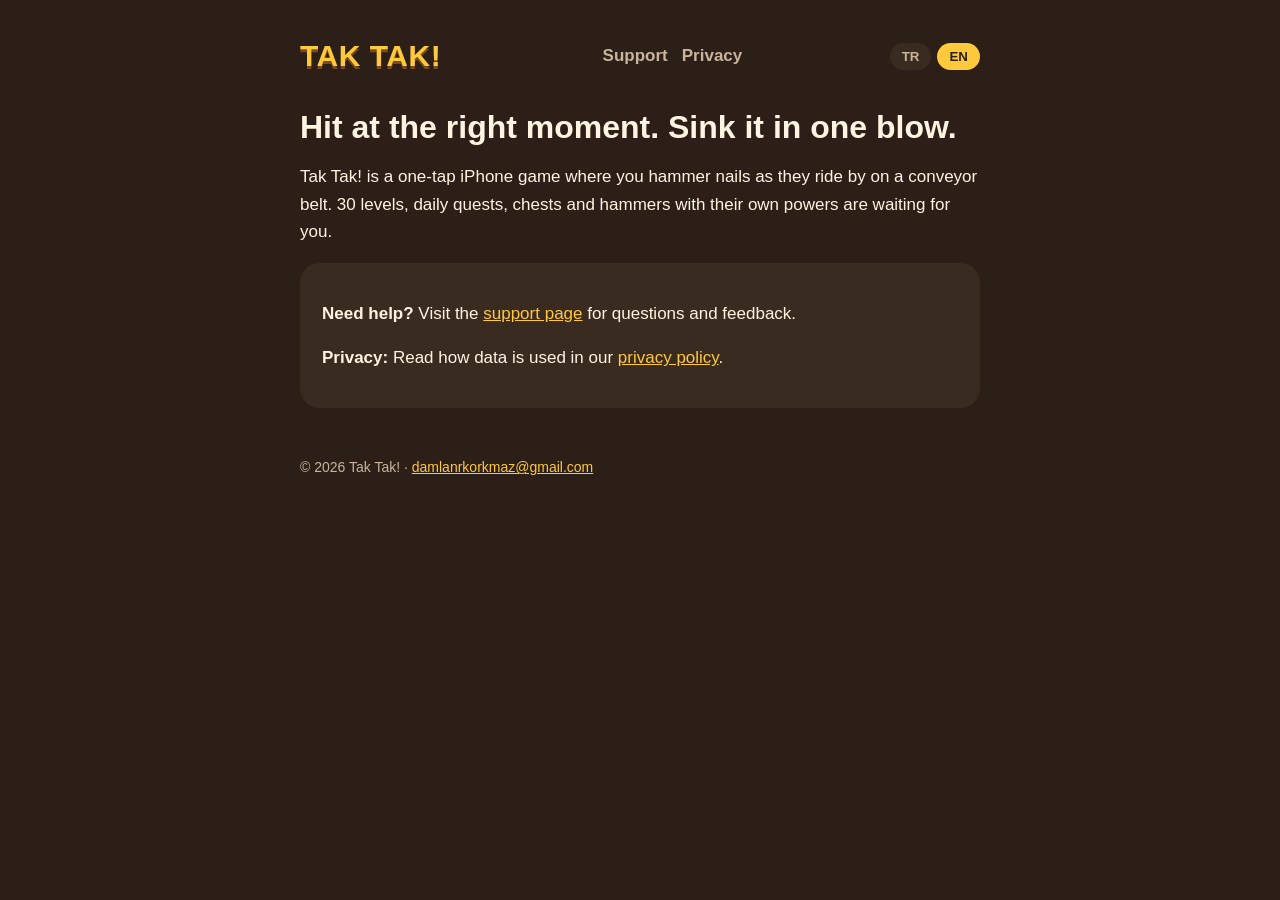
<file: docs/index.html>
<!DOCTYPE html>
<html lang="en" class="en">
<head>
<meta charset="utf-8">
<meta name="viewport" content="width=device-width, initial-scale=1">
<title>Tak Tak! · Tak Tak!</title>
<link rel="stylesheet" href="style.css">
<script src="lang.js"></script>
</head>
<body>
<main>
<header>
  <a class="logo" href="index.html">TAK TAK!</a>
  <nav><a href="support.html"><span lang="tr">Destek</span><span lang="en">Support</span></a><a href="privacy.html"><span lang="tr">Gizlilik</span><span lang="en">Privacy</span></a></nav>
  <div class="lang"><button data-l="tr">TR</button><button data-l="en">EN</button></div>
</header>

<div lang="tr">
  <h1>Doğru anda vur. Çiviyi tek seferde göm.</h1>
  <p>Tak Tak!, banttan akan çivileri tam zamanında çaktığın tek dokunuşluk bir iPhone oyunu. 30 seviye, günlük görevler, sandıklar ve her birinin kendi gücü olan çekiçler seni bekliyor.</p>
  <div class="card">
    <p><strong>Yardım mı lazım?</strong> Soruların ve önerilerin için <a href="support.html">destek sayfasına</a> göz at.</p>
    <p><strong>Gizlilik:</strong> Hangi verilerin nasıl kullanıldığını <a href="privacy.html">gizlilik politikasında</a> okuyabilirsin.</p>
  </div>
</div>
<div lang="en">
  <h1>Hit at the right moment. Sink it in one blow.</h1>
  <p>Tak Tak! is a one-tap iPhone game where you hammer nails as they ride by on a conveyor belt. 30 levels, daily quests, chests and hammers with their own powers are waiting for you.</p>
  <div class="card">
    <p><strong>Need help?</strong> Visit the <a href="support.html">support page</a> for questions and feedback.</p>
    <p><strong>Privacy:</strong> Read how data is used in our <a href="privacy.html">privacy policy</a>.</p>
  </div>
</div>

<footer>© 2026 Tak Tak! · <a href="mailto:damlanrkorkmaz@gmail.com">damlanrkorkmaz@gmail.com</a></footer>
</main>
</body>
</html>
</file>
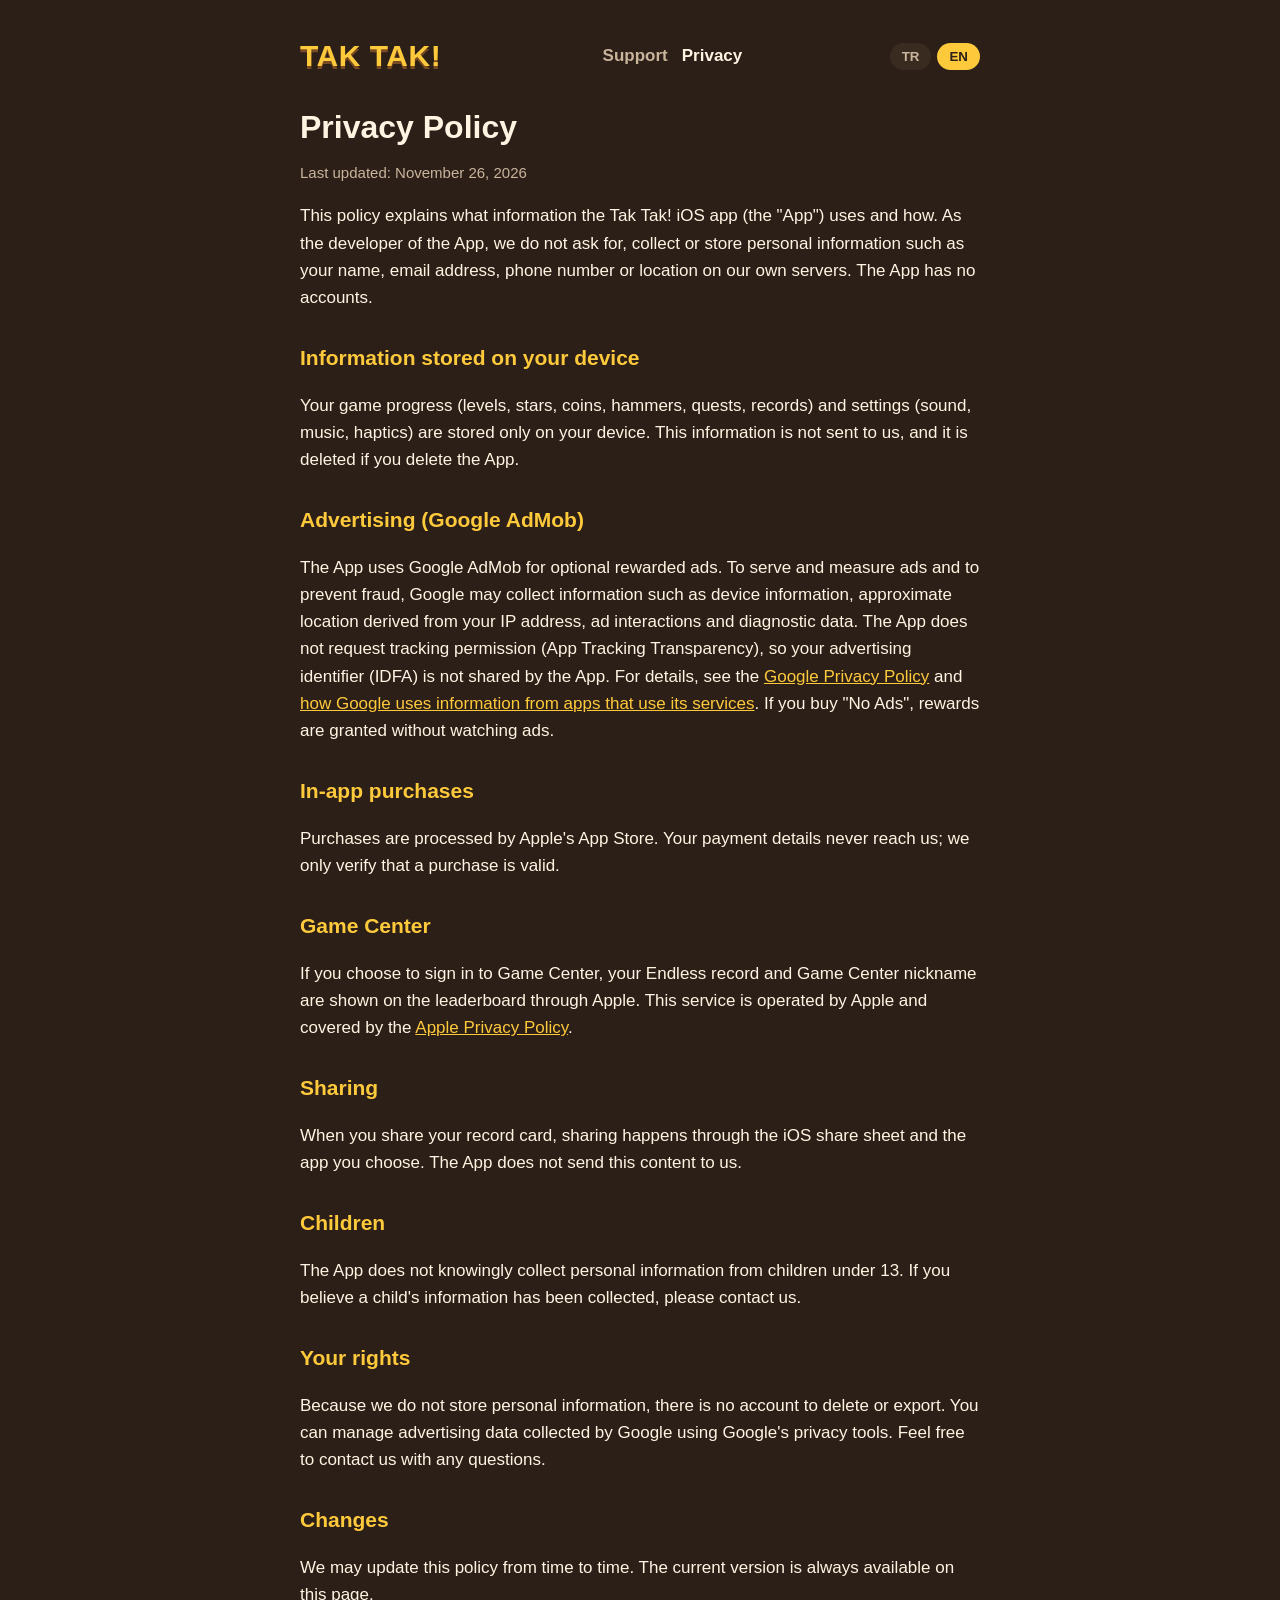
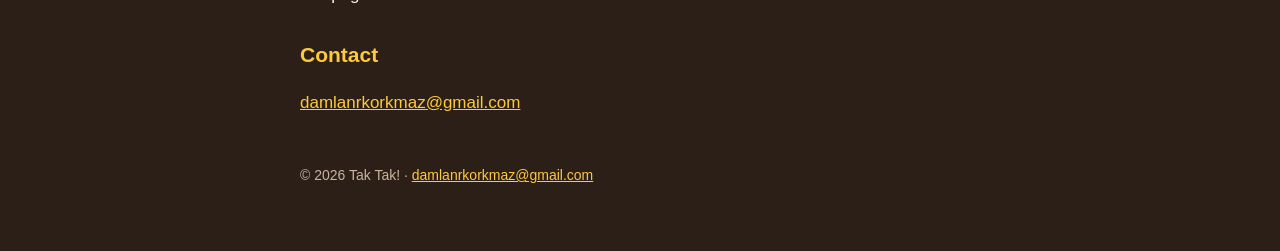
<file: docs/privacy.html>
<!DOCTYPE html>
<html lang="en" class="en">
<head>
<meta charset="utf-8">
<meta name="viewport" content="width=device-width, initial-scale=1">
<title>Privacy Policy · Tak Tak!</title>
<link rel="stylesheet" href="style.css">
<script src="lang.js"></script>
</head>
<body>
<main>
<header>
  <a class="logo" href="index.html">TAK TAK!</a>
  <nav><a href="support.html"><span lang="tr">Destek</span><span lang="en">Support</span></a><a href="privacy.html" class="on"><span lang="tr">Gizlilik</span><span lang="en">Privacy</span></a></nav>
  <div class="lang"><button data-l="tr">TR</button><button data-l="en">EN</button></div>
</header>

<div lang="tr">
  <h1>Gizlilik Politikası</h1>
  <p class="muted">Son güncelleme: 26 Kasım 2026</p>
  <p>Bu politika, Tak Tak! iOS uygulamasının ("Uygulama") hangi bilgileri nasıl kullandığını açıklar. Uygulamanın geliştiricisi olarak senden ad, e-posta, telefon numarası ya da konum gibi kişisel bilgiler istemiyor, toplamıyor ve kendi sunucularımızda saklamıyoruz. Uygulamada hesap oluşturma yoktur.</p>
  <h2>Cihazında saklanan bilgiler</h2>
  <p>Oyun ilerlemen (seviyeler, yıldızlar, paralar, çekiçler, görevler, rekorlar) ve ayarların (ses, müzik, titreşim) yalnızca cihazında saklanır. Bu bilgiler bize gönderilmez. Uygulamayı silersen bu bilgiler de silinir.</p>
  <h2>Reklamlar (Google AdMob)</h2>
  <p>Uygulama, isteğe bağlı ödüllü reklamlar için Google AdMob kullanır. Reklamları göstermek, ölçmek ve kötüye kullanımı önlemek için Google; cihaz bilgisi, IP adresinden türetilen yaklaşık konum, reklam etkileşimleri ve tanılama verileri gibi bilgileri toplayabilir. Uygulama izleme izni (App Tracking Transparency) istemez; bu nedenle reklam tanımlayıcın (IDFA) uygulama tarafından paylaşılmaz. Ayrıntılar için <a href="https://policies.google.com/privacy">Google Gizlilik Politikası</a> ve <a href="https://policies.google.com/technologies/partner-sites">Google'ın iş ortaklarının uygulamalarındaki veri kullanımı</a> sayfalarına bakabilirsin. "Reklamsız" ürününü satın alırsan ödüller reklam izlemeden verilir.</p>
  <h2>Uygulama içi satın almalar</h2>
  <p>Satın almalar Apple'ın App Store sistemiyle yapılır. Ödeme bilgilerin bize ulaşmaz; yalnızca satın almanın geçerli olduğunu doğrularız.</p>
  <h2>Game Center</h2>
  <p>Game Center'a giriş yapmayı seçersen, sonsuz mod rekorun ve Game Center takma adın Apple aracılığıyla sıralamada gösterilir. Bu hizmet Apple tarafından yönetilir ve <a href="https://www.apple.com/legal/privacy/">Apple Gizlilik Politikası</a>'na tabidir.</p>
  <h2>Paylaşım</h2>
  <p>Rekor kartını paylaştığında, paylaşım iOS'un kendi paylaşım ekranıyla ve senin seçtiğin uygulama üzerinden yapılır. Uygulama bu içeriği bize göndermez.</p>
  <h2>Çocuklar</h2>
  <p>Uygulama 13 yaşın altındaki çocuklardan bilerek kişisel bilgi toplamaz. Bir çocuğun bilgilerinin toplandığını düşünüyorsan bizimle iletişime geç.</p>
  <h2>Hakların</h2>
  <p>Kişisel bilgi saklamadığımız için silinecek ya da dışa aktarılacak bir hesap bulunmaz. Google'ın topladığı reklam verileriyle ilgili haklarını Google'ın gizlilik araçlarıyla kullanabilirsin. Soruların için bize yazabilirsin.</p>
  <h2>Değişiklikler</h2>
  <p>Bu politikayı zaman zaman güncelleyebiliriz. Güncel hâli her zaman bu sayfada yer alır.</p>
  <h2>İletişim</h2>
  <p><a href="mailto:damlanrkorkmaz@gmail.com">damlanrkorkmaz@gmail.com</a></p>
</div>
<div lang="en">
  <h1>Privacy Policy</h1>
  <p class="muted">Last updated: November 26, 2026</p>
  <p>This policy explains what information the Tak Tak! iOS app (the "App") uses and how. As the developer of the App, we do not ask for, collect or store personal information such as your name, email address, phone number or location on our own servers. The App has no accounts.</p>
  <h2>Information stored on your device</h2>
  <p>Your game progress (levels, stars, coins, hammers, quests, records) and settings (sound, music, haptics) are stored only on your device. This information is not sent to us, and it is deleted if you delete the App.</p>
  <h2>Advertising (Google AdMob)</h2>
  <p>The App uses Google AdMob for optional rewarded ads. To serve and measure ads and to prevent fraud, Google may collect information such as device information, approximate location derived from your IP address, ad interactions and diagnostic data. The App does not request tracking permission (App Tracking Transparency), so your advertising identifier (IDFA) is not shared by the App. For details, see the <a href="https://policies.google.com/privacy">Google Privacy Policy</a> and <a href="https://policies.google.com/technologies/partner-sites">how Google uses information from apps that use its services</a>. If you buy "No Ads", rewards are granted without watching ads.</p>
  <h2>In-app purchases</h2>
  <p>Purchases are processed by Apple's App Store. Your payment details never reach us; we only verify that a purchase is valid.</p>
  <h2>Game Center</h2>
  <p>If you choose to sign in to Game Center, your Endless record and Game Center nickname are shown on the leaderboard through Apple. This service is operated by Apple and covered by the <a href="https://www.apple.com/legal/privacy/">Apple Privacy Policy</a>.</p>
  <h2>Sharing</h2>
  <p>When you share your record card, sharing happens through the iOS share sheet and the app you choose. The App does not send this content to us.</p>
  <h2>Children</h2>
  <p>The App does not knowingly collect personal information from children under 13. If you believe a child's information has been collected, please contact us.</p>
  <h2>Your rights</h2>
  <p>Because we do not store personal information, there is no account to delete or export. You can manage advertising data collected by Google using Google's privacy tools. Feel free to contact us with any questions.</p>
  <h2>Changes</h2>
  <p>We may update this policy from time to time. The current version is always available on this page.</p>
  <h2>Contact</h2>
  <p><a href="mailto:damlanrkorkmaz@gmail.com">damlanrkorkmaz@gmail.com</a></p>
</div>

<footer>© 2026 Tak Tak! · <a href="mailto:damlanrkorkmaz@gmail.com">damlanrkorkmaz@gmail.com</a></footer>
</main>
</body>
</html>
</file>
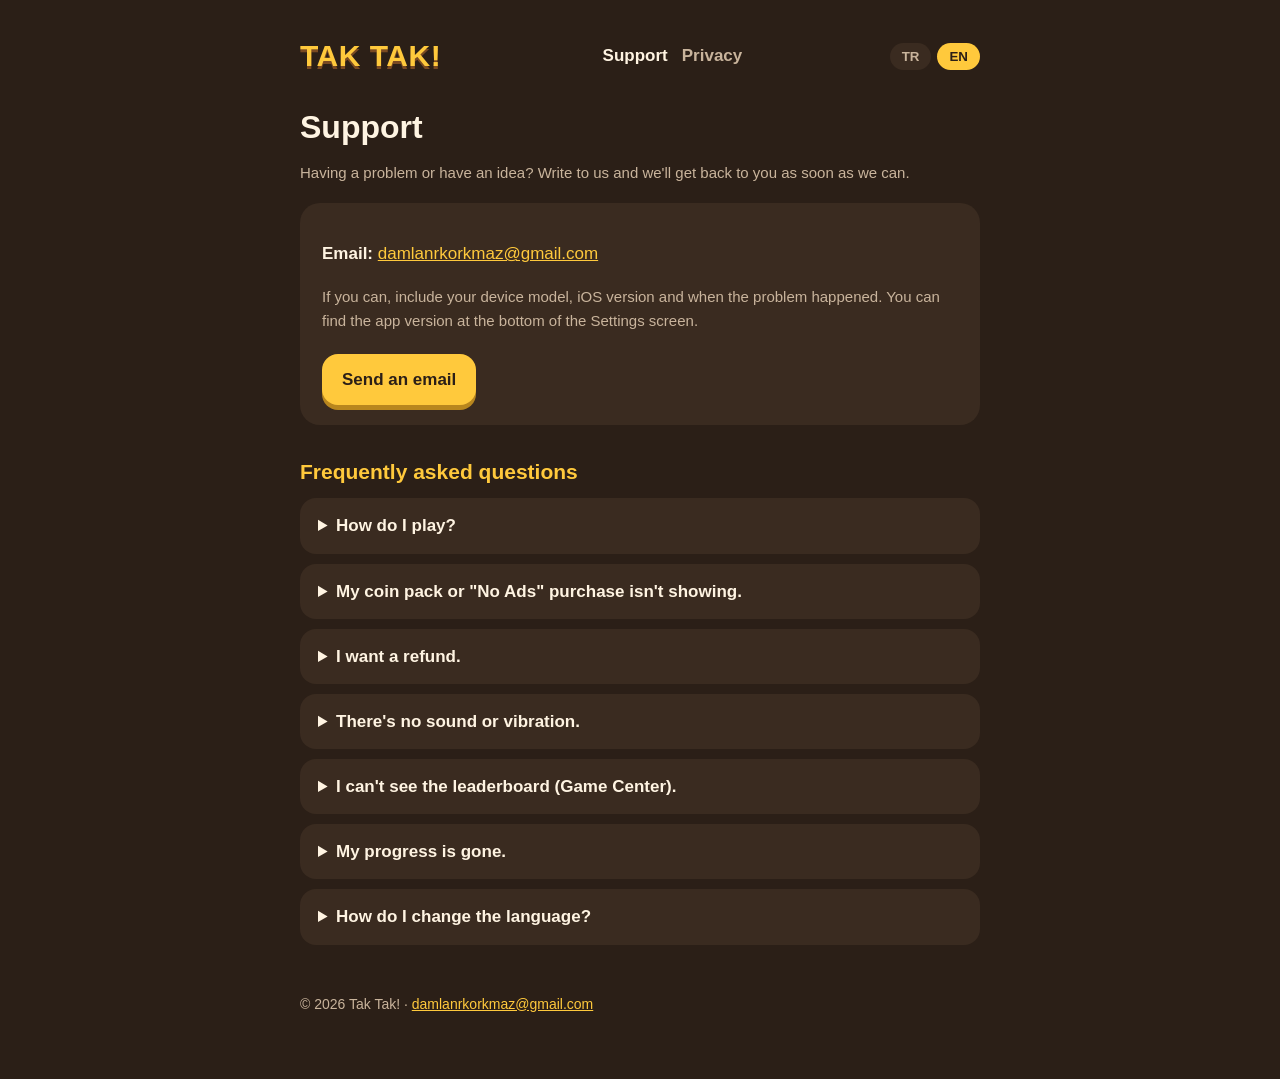
<file: docs/support.html>
<!DOCTYPE html>
<html lang="en" class="en">
<head>
<meta charset="utf-8">
<meta name="viewport" content="width=device-width, initial-scale=1">
<title>Support · Tak Tak!</title>
<link rel="stylesheet" href="style.css">
<script src="lang.js"></script>
</head>
<body>
<main>
<header>
  <a class="logo" href="index.html">TAK TAK!</a>
  <nav><a href="support.html" class="on"><span lang="tr">Destek</span><span lang="en">Support</span></a><a href="privacy.html"><span lang="tr">Gizlilik</span><span lang="en">Privacy</span></a></nav>
  <div class="lang"><button data-l="tr">TR</button><button data-l="en">EN</button></div>
</header>

<div lang="tr">
  <h1>Destek</h1>
  <p class="muted">Bir sorun mu yaşıyorsun ya da bir önerin mi var? Yaz, en kısa sürede dönelim.</p>
  <div class="card">
    <p><strong>E-posta:</strong> <a href="mailto:damlanrkorkmaz@gmail.com?subject=Tak%20Tak%20Destek">damlanrkorkmaz@gmail.com</a></p>
    <p class="muted">Mümkünse cihaz modelini, iOS sürümünü ve sorunun ne zaman olduğunu da yaz. Uygulama sürümünü Ayarlar ekranının altında bulabilirsin.</p>
    <a class="btn" href="mailto:damlanrkorkmaz@gmail.com?subject=Tak%20Tak%20Destek">E-posta gönder</a>
  </div>
  <h2>Sık sorulan sorular</h2>
  <details><summary>Nasıl oynanır?</summary><p>Çivi sarı okun tam üstüne geldiğinde ekranın herhangi bir yerine dokun. Ne kadar tam vurursan o kadar çok puan alırsın. Çiviyi kaçırırsan bir can gider. Kırmızı çivilere vurma!</p></details>
  <details><summary>Satın aldığım paket ya da "Reklamsız" görünmüyor.</summary><p>Ayarlar ya da Mağaza ekranındaki <strong>Satın alımları geri yükle</strong> butonuna bas. Aynı Apple Kimliği ile giriş yaptığından emin ol. Para paketleri tüketilen ürünlerdir; satın alındığında hemen bakiyene eklenir.</p></details>
  <details><summary>İade istiyorum.</summary><p>Uygulama içi satın almaları Apple yönetir. İade için <a href="https://reportaproblem.apple.com">reportaproblem.apple.com</a> adresini kullanabilirsin.</p></details>
  <details><summary>Ses ya da titreşim yok.</summary><p>Uygulamadaki Ayarlar ekranından Ses, Müzik ve Titreşim'in açık olduğunu kontrol et. iPhone'un sessiz modda olmadığına ve ses seviyesinin açık olduğuna bak.</p></details>
  <details><summary>Sıralamayı (Game Center) göremiyorum.</summary><p>Kupa butonuna bas ve Game Center'a giriş yap. iPhone Ayarlar &gt; Game Center bölümünden de giriş yapabilirsin. Sonsuz mod rekorların otomatik olarak gönderilir.</p></details>
  <details><summary>İlerlemem kayboldu.</summary><p>İlerleme cihazında saklanır. Uygulamayı silersen ilerleme de silinir. Satın aldığın "Reklamsız" ürünü geri yükleyebilirsin.</p></details>
  <details><summary>Dili nasıl değiştiririm?</summary><p>Uygulama cihazının diline göre Türkçe ya da İngilizce açılır. iPhone Ayarlar &gt; Tak Tak &gt; Dil bölümünden değiştirebilirsin.</p></details>
</div>
<div lang="en">
  <h1>Support</h1>
  <p class="muted">Having a problem or have an idea? Write to us and we'll get back to you as soon as we can.</p>
  <div class="card">
    <p><strong>Email:</strong> <a href="mailto:damlanrkorkmaz@gmail.com?subject=Tak%20Tak%20Support">damlanrkorkmaz@gmail.com</a></p>
    <p class="muted">If you can, include your device model, iOS version and when the problem happened. You can find the app version at the bottom of the Settings screen.</p>
    <a class="btn" href="mailto:damlanrkorkmaz@gmail.com?subject=Tak%20Tak%20Support">Send an email</a>
  </div>
  <h2>Frequently asked questions</h2>
  <details><summary>How do I play?</summary><p>Tap anywhere on the screen when a nail is right over the yellow arrow. The more precise the hit, the more points you get. If a nail escapes you lose a life. Don't hit red nails!</p></details>
  <details><summary>My coin pack or "No Ads" purchase isn't showing.</summary><p>Tap <strong>Restore purchases</strong> on the Settings or Shop screen, and make sure you're signed in with the same Apple ID. Coin packs are consumable and are added to your balance right after purchase.</p></details>
  <details><summary>I want a refund.</summary><p>In-app purchases are handled by Apple. You can request a refund at <a href="https://reportaproblem.apple.com">reportaproblem.apple.com</a>.</p></details>
  <details><summary>There's no sound or vibration.</summary><p>Check that Sound, Music and Haptics are on in the app's Settings screen, that your iPhone isn't in silent mode and that the volume is up.</p></details>
  <details><summary>I can't see the leaderboard (Game Center).</summary><p>Tap the trophy button and sign in to Game Center, or sign in from iPhone Settings &gt; Game Center. Your Endless records are submitted automatically.</p></details>
  <details><summary>My progress is gone.</summary><p>Progress is stored on your device, so deleting the app also deletes your progress. You can restore a "No Ads" purchase at any time.</p></details>
  <details><summary>How do I change the language?</summary><p>The app opens in Turkish or English based on your device language. You can change it in iPhone Settings &gt; Tak Tak &gt; Language.</p></details>
</div>

<footer>© 2026 Tak Tak! · <a href="mailto:damlanrkorkmaz@gmail.com">damlanrkorkmaz@gmail.com</a></footer>
</main>
</body>
</html>
</file>
<file: docs/style.css>
:root{--bg:#2B1F17;--panel:#3A2B20;--cream:#FFF4E2;--muted:#C9B49C;--yellow:#FFC93C;--green:#5FD28B}
*{box-sizing:border-box}
body{margin:0;background:var(--bg);color:var(--cream);font:17px/1.6 -apple-system,BlinkMacSystemFont,"Segoe UI",Roboto,sans-serif}
main{max-width:720px;margin:0 auto;padding:32px 20px 64px}
header{display:flex;align-items:center;justify-content:space-between;gap:12px;flex-wrap:wrap;margin-bottom:28px}
.logo{font-weight:900;font-size:30px;color:var(--yellow);text-decoration:none;letter-spacing:.5px;text-shadow:0 3px 0 #7A4A22}
nav a{color:var(--muted);text-decoration:none;margin-left:14px;font-weight:700}
nav a:hover,nav a.on{color:var(--cream)}
.lang{display:flex;gap:6px}
.lang button{background:var(--panel);color:var(--muted);border:0;border-radius:999px;padding:6px 12px;font-weight:800;cursor:pointer}
.lang button.on{background:var(--yellow);color:var(--bg)}
h1{font-size:32px;line-height:1.2;margin:0 0 6px}
h2{font-size:21px;margin:30px 0 8px;color:var(--yellow)}
p,li{color:var(--cream)}
.muted{color:var(--muted);font-size:15px}
.card{background:var(--panel);border-radius:20px;padding:20px 22px;margin:18px 0}
a{color:var(--yellow)}
.btn{display:inline-block;background:var(--yellow);color:var(--bg);font-weight:900;text-decoration:none;border-radius:16px;padding:12px 20px;box-shadow:0 5px 0 #B8861E;margin-top:6px}
details{background:var(--panel);border-radius:16px;padding:14px 18px;margin:10px 0}
summary{font-weight:800;cursor:pointer}
footer{margin-top:48px;color:var(--muted);font-size:14px}
[lang]:not(html){display:none}
html.tr [lang="tr"], html.en [lang="en"]{display:block}
html.tr span[lang="tr"], html.en span[lang="en"]{display:inline}
</file>
